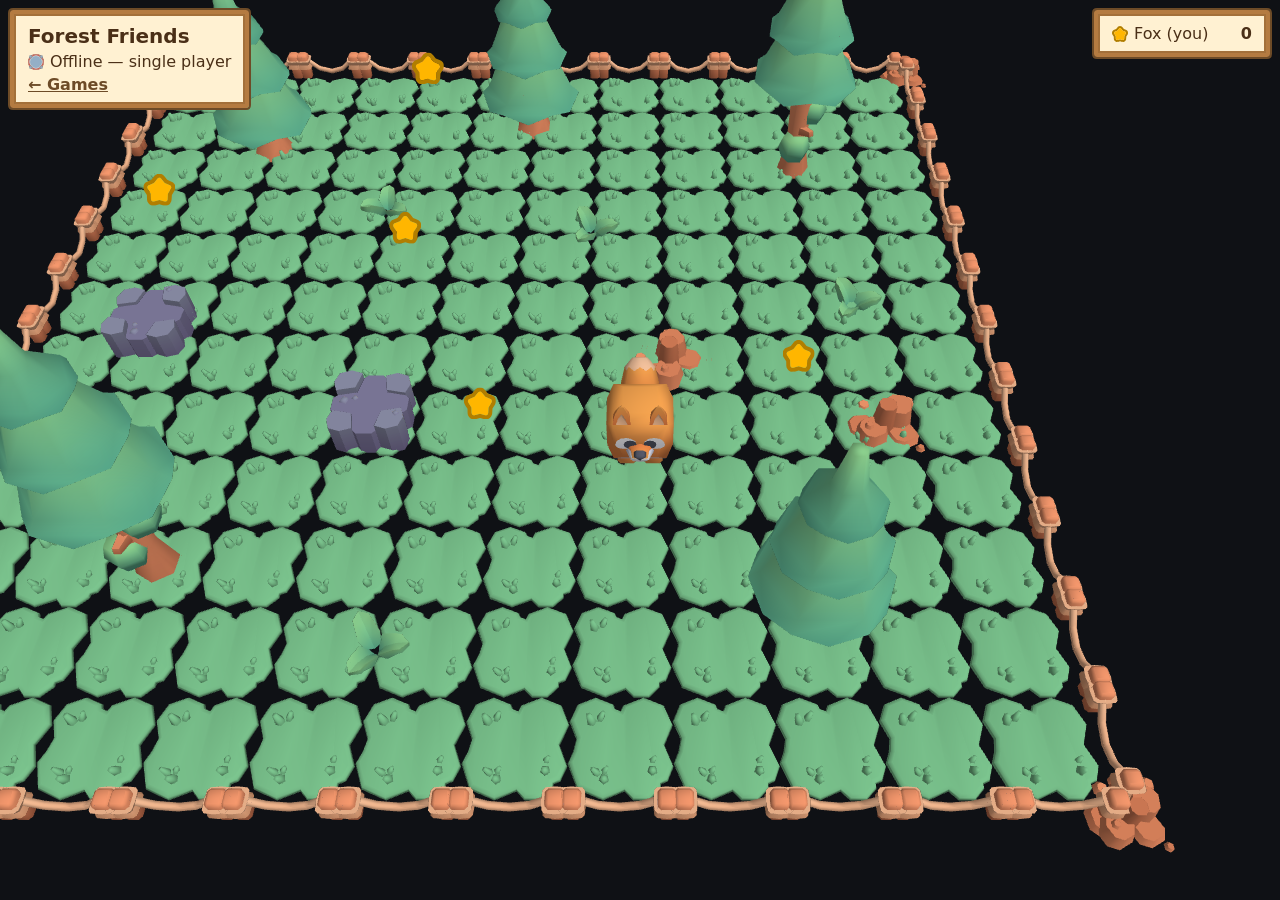
<file: games/forest-friends/index.html>
<!DOCTYPE html>
<html lang="en">
<head>
  <meta charset="UTF-8">
  <meta name="viewport" content="width=device-width,initial-scale=1">
  <title>Forest Friends</title>
  <link rel="stylesheet" href="style.css">
</head>
<body>
  <canvas id="game"></canvas>
  <div id="stars-layer"></div>
  <div id="hud" class="panel">
    <h1>Forest Friends</h1>
    <p class="status"><img id="status-icon" src="../../assets/Vector/round_grey.svg" alt=""><span id="status">Loading…</span></p>
    <a class="back" href="../../index.html">← Games</a>
  </div>
  <ol id="scoreboard" class="panel"></ol>
  <div id="pad">
    <button data-dir="up" aria-label="Up">▲</button>
    <button data-dir="left" aria-label="Left">◀</button>
    <button data-dir="down" aria-label="Down">▼</button>
    <button data-dir="right" aria-label="Right">▶</button>
  </div>
  <div id="loading">
    <div class="banner">Loading…</div>
    <p id="load-error"></p>
  </div>
  <script src="wasm_exec.js"></script>
  <script src="main.js"></script>
</body>
</html>
</file>
<file: games/forest-friends/style.css>
html, body {
  margin: 0;
  height: 100%;
  overflow: hidden;
  background: #0f1115;
  font-family: system-ui, sans-serif;
}

#game {
  position: fixed;
  inset: 0;
  width: 100%;
  height: 100%;
  display: block;
  touch-action: none;
}

.panel {
  border: 12px solid transparent;
  border-image: url(../../assets/Vector/panel_brown.svg) 12 fill / 12px;
  padding: 4px 8px;
  color: #4a2f17; /* dark brown on the cream #FFF1D2 interior */
}

.back {
  color: #6d4b27;
  font-weight: 700;
}

#hud {
  position: fixed;
  top: 8px;
  left: 8px;
}

#hud h1 {
  margin: 0;
  font-size: 20px;
}

.status {
  display: flex;
  align-items: center;
  gap: 6px;
  margin: 4px 0;
}

#status-icon {
  width: 16px;
  height: 16px;
}

#scoreboard {
  position: fixed;
  top: 8px;
  right: 8px;
  list-style: none;
  margin: 0;
  min-width: 140px;
}

#scoreboard li {
  display: flex;
  align-items: center;
  gap: 6px;
}

#scoreboard li img {
  width: 16px;
  height: 16px;
}

#scoreboard .score {
  margin-left: auto;
  font-weight: 700;
}

#stars-layer {
  position: fixed;
  inset: 0;
  pointer-events: none;
  overflow: hidden;
}

.star {
  position: absolute;
  left: 0;
  top: 0;
  width: 32px;
  height: 32px;
}

#pad {
  position: fixed;
  left: 16px;
  bottom: 16px;
  display: none;
  grid-template-columns: repeat(3, 56px);
  grid-template-rows: repeat(3, 56px);
}

#pad [data-dir="up"] { grid-column: 2; grid-row: 1; }
#pad [data-dir="left"] { grid-column: 1; grid-row: 2; }
#pad [data-dir="down"] { grid-column: 2; grid-row: 3; }
#pad [data-dir="right"] { grid-column: 3; grid-row: 2; }

#pad button {
  width: 56px;
  height: 56px;
  border: 0;
  background: url(../../assets/Vector/round_brown.svg) center/100% 100%;
  color: #6d4b27;
  font-size: 20px;
  font-weight: 700;
  touch-action: none;
  user-select: none;
  -webkit-user-select: none;
  -webkit-tap-highlight-color: transparent;
}

@media (pointer: coarse) {
  #pad { display: grid; }
}

#loading {
  position: fixed;
  inset: 0;
  background: #0f1115;
  display: flex;
  flex-direction: column;
  align-items: center;
  justify-content: center;
}

.banner {
  background: url(../../assets/Vector/banner_modern.svg) center/100% 100%;
  padding: 14px 48px;
  color: #2b1a0b;
  font-weight: 700;
}

#load-error {
  color: #ff8a8a;
}

.bump {
  animation: bump .3s;
}

@keyframes bump {
  50% { transform: scale(1.15); }
}

@media (max-width: 640px) {
  html, body { font-size: 13px; }
  #hud h1 { font-size: 16px; }
}
</file>
